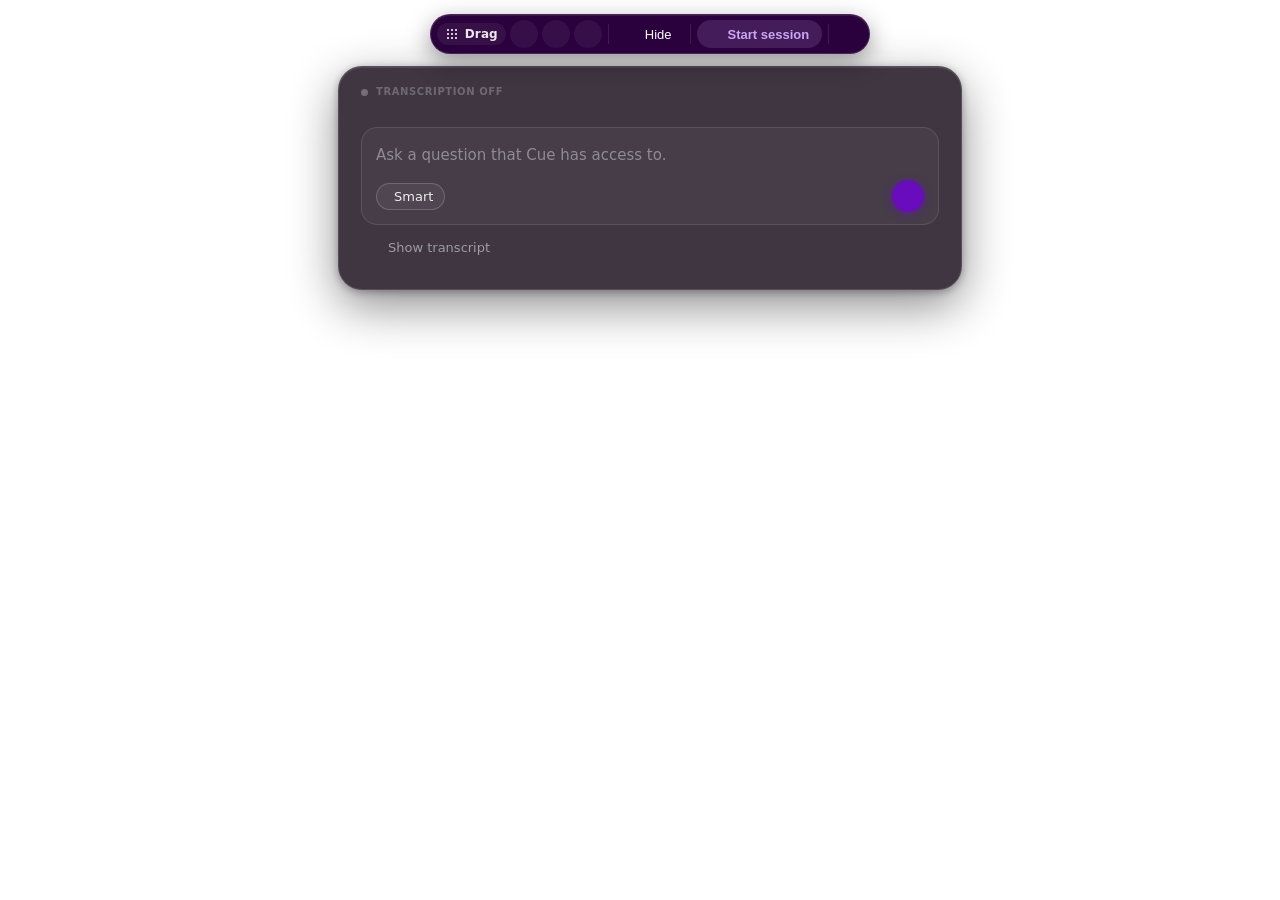
<file: renderer/index.html>
<!doctype html>
<html lang="en">
<head>
  <meta charset="utf-8" />
  <meta http-equiv="Content-Security-Policy" content="default-src 'self'; style-src 'self' 'unsafe-inline'; script-src 'self'; img-src 'self' data:;" />
  <title>cue</title>
  <link rel="stylesheet" href="styles.css" />
</head>
<body>
  <div id="app">
    <!-- Dedicated drag handle / top bar -->
    <div id="toolbar">
      <div class="drag-pill" title="Drag to move window">
        <span class="drag-dots" aria-hidden="true"></span>
        <span class="drag-label">Drag</span>
      </div>
      <button class="tb-logo" id="logo-btn" title="How to use cue" aria-label="How to use cue"></button>
      <button class="tb-settings" id="tb-settings-btn" title="Settings" aria-label="Settings"></button>
      <div class="tb-opacity-wrap">
        <button class="tb-opacity" id="opacity-btn" title="Opacity" aria-label="Opacity" aria-expanded="false">
          <span class="ic"></span>
        </button>
        <div id="opacity-popover" class="opacity-popover hidden">
          <div class="opacity-row">
            <input type="range" id="tb-opacity-slider" min="20" max="100" step="1" value="100" aria-label="Opacity" />
            <span id="tb-opacity-value">100%</span>
          </div>
        </div>
      </div>
      <div class="tb-divider"></div>
      <button class="tb-hide" id="hide-btn" title="Hide" aria-label="Hide"><span class="chev"></span><span class="tb-hide-label">Hide</span></button>
      <div class="tb-divider"></div>
      <button class="tb-stop" id="stop-btn" title="Start session" aria-label="Start session">
        <span class="ic"></span><span class="tb-stop-label">Start session</span>
      </button>
      <div class="tb-divider"></div>
      <button class="tb-quit" id="quit-btn" title="Quit cue" aria-label="Quit cue"></button>
    </div>

    <!-- Main assistant panel -->
    <div id="panel-wrap">
      <div id="panel" class="glass no-drag">
        <div class="panel-status">
          <span id="live-dot" class="off"></span>
          <span id="stt-status" class="stt-status stt-disconnected">Transcription off</span>
        </div>

        <!-- Two-column layout: responses (left) + live transcript sidebar (right) -->
        <div id="panel-columns">

          <!-- Left column: AI responses -->
          <div id="panel-main">
            <div id="messages"></div>

            <div id="action-row" class="hidden">
              <button class="act act-primary" data-mode="say"
                title="Suggests what to say next based on the conversation">
                <span class="ic"></span><span>What should I say?</span>
                <span class="shortcut-hint" id="say-shortcut-hint"></span>
              </button>
              <span class="sep">•</span>
              <button class="act act-secondary" data-mode="assist"
                title="Scans your screen and conversation to decide what you need">
                <span class="ic"></span><span>Smart assist</span>
                <span class="shortcut-hint" id="assist-shortcut-hint"></span>
              </button>
              <span class="sep">•</span>
              <button class="act" data-mode="recap"><span class="ic"></span><span>Recap</span></button>
            </div>

            <div id="composer">
              <div id="input-area">
                <div id="placeholder">Ask a question that Cue has access to.</div>
                <textarea id="input" rows="1" spellcheck="false"></textarea>
              </div>
              <div id="composer-bottom">
                <button id="smart-toggle" class="smart-pill"><span class="ic"></span><span>Smart</span></button>
                <div class="spacer"></div>
                <button id="send-btn" title="Send"></button>
              </div>
            </div>
            <div id="composer-extras">
              <button id="history-btn" class="history-btn" title="Show transcript" aria-label="Show transcript">
                <span class="ic"></span>
                <span class="history-label">Show transcript</span>
              </button>
            </div>
          </div>

        </div><!-- /panel-columns -->
      </div>

      <!-- Transcript history sidebar — slides out from behind the panel's right edge -->
      <div id="transcript-sidebar" class="transcript-sidebar">
        <div class="ts-header">
          <span class="ts-title">Transcript</span>
          <button class="ts-close-btn" id="close-sidebar-btn" title="Close transcript">✕</button>
        </div>
        <div id="ts-list" class="ts-list">
          <div class="ts-placeholder">Start a session to see the transcript here.</div>
        </div>
        <div class="ts-footer">
          <button class="ts-clear-btn" id="clear-transcript-btn" title="Clear the whole transcript">Clear transcript</button>
        </div>
      </div>
    </div>
  </div>

  <!-- Settings -->
  <div id="settings-scrim" class="hidden">
    <div id="settings" class="glass">
      <div class="s-head">
        <div class="s-title">Settings</div>
        <button id="s-close" class="s-close">Done</button>
      </div>

      <!-- Tab bar -->
      <div class="s-tabs">
        <button class="s-tab on" data-tab="keys">🔑 API Keys</button>
        <button class="s-tab" data-tab="transcription">🔉 Audio</button>
        <button class="s-tab" data-tab="style">✨ Style</button>
        <button class="s-tab" data-tab="appearance">🌗 Appearance</button>
      </div>

      <!-- Tab: Keys -->
      <div class="s-body s-tab-pane" data-pane="keys">
        <label class="s-label">Provider</label>
        <div class="s-seg" id="provider-seg">
          <button data-provider="cerebras">Cerebras</button>
          <button data-provider="openai">OpenAI</button>
          <button data-provider="anthropic">Anthropic</button>
          <button data-provider="groq">Groq</button>
          <button data-provider="custom">Custom</button>
        </div>

        <label class="s-label">API keys &amp; URLs <span class="s-hint">stored locally · never sent to any server</span></label>
        <div class="s-field" data-key-for="cerebras"><span>Cerebras</span><input id="key-cerebras" type="password" placeholder="csk-..." autocomplete="off" /></div>
        <div class="s-field" data-key-for="openai"><span>OpenAI</span><input id="key-openai" type="password" placeholder="sk-..." autocomplete="off" /></div>
        <div class="s-field" data-key-for="anthropic"><span>Anthropic</span><input id="key-anthropic" type="password" placeholder="sk-ant-..." autocomplete="off" /></div>
        <div class="s-field" data-key-for="groq"><span>Groq</span><input id="key-groq" type="password" placeholder="gsk_..." autocomplete="off" /></div>
        <div class="s-field" data-key-for="custom"><span>Custom</span><input id="key-custom" type="password" placeholder="optional" autocomplete="off" /></div>

        <div id="custom-endpoint-settings" class="hidden">
          <label class="s-label" for="base-url">Custom endpoint <span class="s-hint">OpenAI-compatible chat API</span></label>
          <div class="s-field"><span>Base URL</span><input id="base-url" type="url" placeholder="http://127.0.0.1:18789/v1" autocomplete="off" spellcheck="false" /></div>
          <div class="s-help">Your Custom key and LLM requests are sent to this URL. To also use it for speech-to-text, pick Custom on the Audio tab — otherwise transcription uses OpenAI or Groq.</div>
        </div>

        <!-- publik API: the packaged-build default. Text and buttons are filled by
             renderPublikBlock() from publik:state so the copy has one source. -->
        <div id="publik-settings" class="publik-card hidden">
          <div class="publik-line" id="publik-status-note">Not connected</div>
          <div class="publik-line warn hidden" id="publik-low-note"></div>
          <div class="s-note" id="publik-cost-note"></div>
          <details class="publik-why" id="publik-why">
            <summary id="publik-why-summary">Why it costs money</summary>
            <div class="s-note" id="publik-why-text"></div>
          </details>
          <div class="s-note" id="publik-data-note"></div>
          <div class="whisper-actions">
            <button id="publik-setup" class="s-action hidden">Set up publik API</button>
            <button id="publik-link" class="s-action primary hidden">Link this computer &amp; pick a plan</button>
            <button id="publik-add-credit" class="s-action hidden">Add a plan or pack</button>
            <button id="publik-reconnect" class="s-action hidden">Reconnect</button>
            <button id="publik-pricing" class="s-action">How pricing works</button>
            <button id="publik-byo" class="s-action">Use my own key instead</button>
            <button id="publik-disconnect" class="s-action danger hidden">Disconnect publik API</button>
          </div>
        </div>

        <label class="s-label">Models <span class="s-hint">fast = Smart off · smart = Smart on</span></label>
        <div class="s-field"><span>Fast</span><input id="model-fast" type="text" autocomplete="off" /></div>
        <div class="s-field"><span>Smart</span><input id="model-smart" type="text" autocomplete="off" /></div>

        <label class="s-label">Assistant access <span class="s-hint">programs allowed to see what cue is doing</span></label>
        <div class="s-callers" id="applink-callers"></div>

        <div class="s-status" id="s-status"></div>
      </div>

      <!-- Tab: Transcription -->
      <div class="s-body s-tab-pane hidden" data-pane="transcription">
        <label class="s-label">Speech-to-text provider</label>
        <div class="s-seg s-seg-wrap" id="stt-provider-seg">
          <button data-stt-provider="auto">Auto</button>
          <button data-stt-provider="local">Local</button>
          <button data-stt-provider="openai">OpenAI</button>
          <button data-stt-provider="custom">Custom</button>
        </div>
        <div class="s-note">Local mode keeps microphone and meeting audio on this computer. It never silently falls back to a cloud transcription provider. If OpenAI is also your chat provider, the key lives on the API Keys tab. Custom sends audio to the Base URL and Custom key set on the API Keys tab (requires both).</div>
        <div id="openai-stt-key-field" class="hidden">
          <label class="s-label">OpenAI API key <span class="s-hint">used for speech-to-text · stored locally</span></label>
          <div class="s-field"><span>OpenAI</span><input id="key-openai-stt" type="password" placeholder="sk-..." autocomplete="off" /></div>
        </div>

        <label class="s-label">Meeting audio <span class="s-hint">transcribe the other side of a call</span></label>
        <div class="s-seg" id="meeting-audio-seg">
          <button data-meeting-audio="off">Off</button>
          <button data-meeting-audio="on">On</button>
        </div>
        <div class="s-note" id="meeting-audio-note"></div>

        <div class="whisper-card">
          <div class="whisper-runtime-row">
            <span class="s-label">whisper.cpp runtime</span>
            <span id="whisper-runtime-status" class="whisper-badge">Checking…</span>
          </div>

          <label class="s-label" for="whisper-model">Local model</label>
          <select id="whisper-model" class="s-select"></select>
          <div id="whisper-model-detail" class="s-note"></div>

          <div id="whisper-progress-wrap" class="whisper-progress-wrap hidden">
            <progress id="whisper-progress" max="100" value="0"></progress>
            <span id="whisper-progress-label">0%</span>
          </div>

          <div class="whisper-actions">
            <button id="whisper-download" class="s-action">Download</button>
            <button id="whisper-cancel" class="s-action hidden">Cancel</button>
            <button id="whisper-import" class="s-action">Import…</button>
            <button id="whisper-delete" class="s-action danger" disabled>Delete</button>
          </div>

          <div class="s-field">
            <span>Language</span>
            <select id="whisper-language" class="s-select compact">
              <option value="auto">Auto-detect</option>
              <option value="en">English</option>
            </select>
          </div>
          <div class="s-field">
            <span>CPU threads</span>
            <input id="whisper-threads" type="number" min="0" max="64" step="1" value="0" />
          </div>
          <div class="s-note">Use 0 for whisper.cpp's default. English-only models always use English regardless of the language setting.</div>
        </div>

        <div class="s-status" id="whisper-status"></div>
      </div>

      <!-- Tab: Style -->
      <div class="s-body s-tab-pane hidden" data-pane="style">
        <label class="s-label">AI rules <span class="s-hint">how the AI should write its responses</span></label>
        <textarea id="ai-rules" rows="10" spellcheck="false" maxlength="2000" placeholder="e.g.
- Never use em-dashes.
- Reply in 2-3 short bullet points.
- Use a casual, first-person tone.
- Avoid jargon; explain technical terms.
- Don&#39;t start with &quot;I&quot;.
"></textarea>
        <div class="s-counter"><span id="ai-rules-count">0</span> / 2000</div>
        <div class="s-hint-block">
          These rules tell cue <strong>how</strong> to write, not <strong>what</strong> to say. Use one imperative sentence per line (e.g. <em>Never use em-dashes.</em>). They apply to every mode. Stored locally; never sent anywhere except the AI provider when cue answers a question.
        </div>
      </div>

      <!-- Tab: Appearance -->
      <div class="s-body s-tab-pane hidden" data-pane="appearance">
        <label class="s-label" for="s-opacity-slider">Opacity <span class="s-hint">how see-through the overlay is</span></label>
        <div class="s-opacity-row">
          <input type="range" id="s-opacity-slider" min="20" max="100" step="1" value="100" />
          <span id="s-opacity-value">100%</span>
        </div>
      </div>


    </div>
  </div>

  <!-- First-run tutorial / walkthrough -->
  <div id="onboard-scrim" class="hidden">
    <div id="onboard" class="glass">
      <div class="ob-dots" id="ob-dots"></div>
      <div class="ob-icon" id="ob-icon"></div>
      <div class="ob-title" id="ob-title"></div>
      <div class="ob-body" id="ob-body"></div>
      <div class="ob-buttons" id="ob-buttons"></div>
      <div class="ob-actions">
        <button id="ob-skip" class="ob-ghost">Skip</button>
        <div class="spacer"></div>
        <button id="ob-back" class="ob-ghost">Back</button>
        <button id="ob-next" class="ob-primary">Next</button>
      </div>
    </div>
  </div>

  <!-- Assistant access request. Shown in-window rather than as a native dialog:
       cue hides its dock icon, so an OS panel never comes forward and cannot be
       clicked. -->
  <div id="consent-scrim" class="hidden">
    <div id="consent" class="glass">
      <div class="cs-title" id="cs-title"></div>
      <div class="cs-body" id="cs-body"></div>
      <div class="cs-actions">
        <button id="cs-deny" class="ob-ghost">Don’t allow</button>
        <button id="cs-allow" class="ob-primary">Allow</button>
      </div>
    </div>
  </div>

  <script src="icons.js"></script>
  <script src="renderer.js"></script>
</body>
</html>
</file>
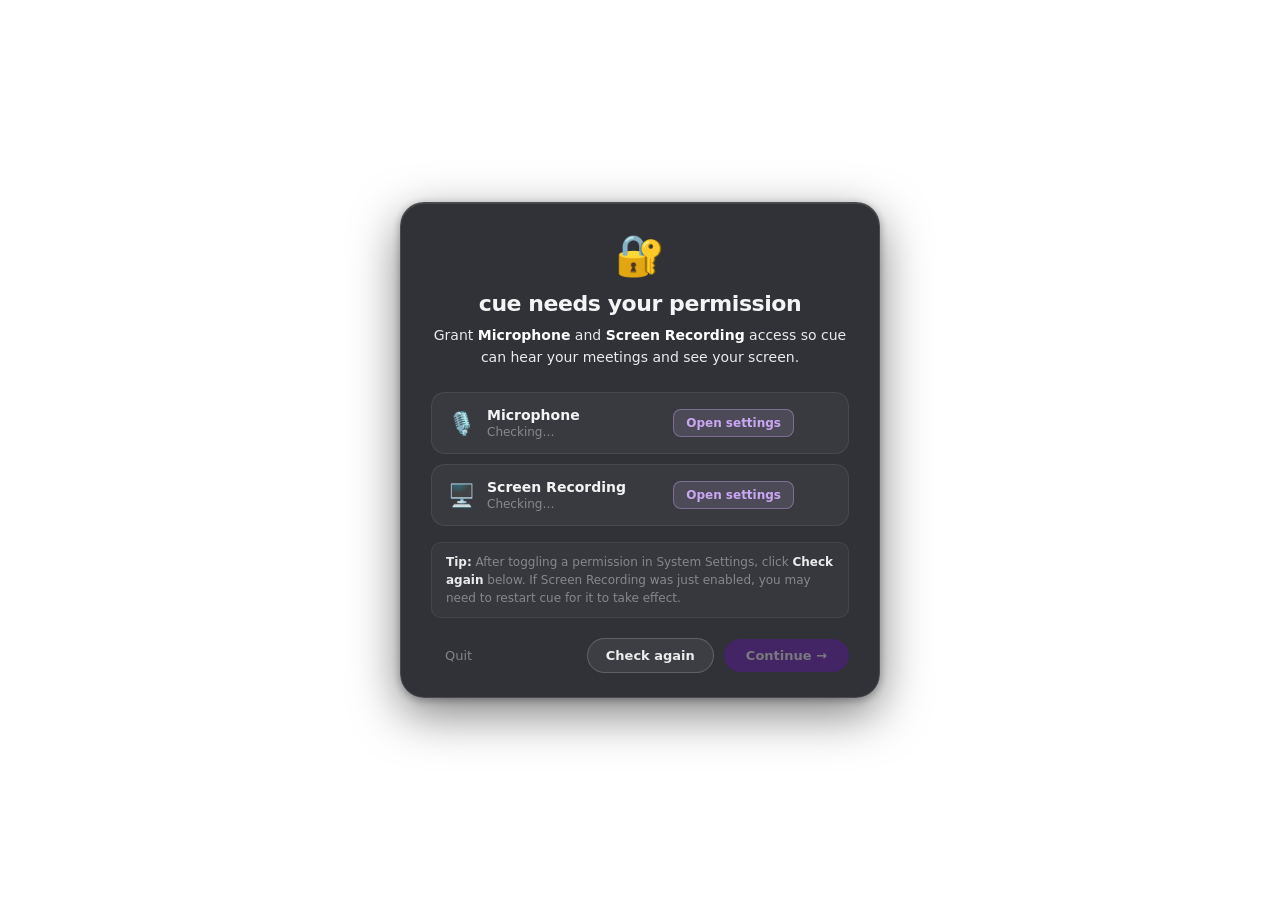
<file: renderer/permissions.html>
<!doctype html>
<html lang="en">
<head>
  <meta charset="utf-8" />
  <meta http-equiv="Content-Security-Policy" content="default-src 'self'; style-src 'self' 'unsafe-inline'; script-src 'self' 'unsafe-inline'; img-src 'self' data:;" />
  <title>cue — Permissions</title>
  <style>
    :root {
      --accent: #680CBD;
      --accent-hi: #7A22D1;
      --tx-1: rgba(255,255,255,0.95);
      --tx-2: rgba(255,255,255,0.90);
      --tx-mut: rgba(255,255,255,0.40);
      --font: -apple-system, 'SF Pro Text', 'SF Pro Display', system-ui, 'Segoe UI', sans-serif;
    }
    * { box-sizing: border-box; margin: 0; padding: 0; }
    html, body {
      height: 100%;
      background: transparent;
      font-family: var(--font);
      -webkit-font-smoothing: antialiased;
      overflow: hidden;
      cursor: default;
      -webkit-user-select: none;
      user-select: none;
    }
    #perm-root {
      height: 100%;
      display: flex;
      align-items: center;
      justify-content: center;
    }
    .perm-card {
      width: 100%;
      max-width: 480px;
      background: rgba(20,22,28,0.88);
      -webkit-backdrop-filter: blur(40px) saturate(180%);
      backdrop-filter: blur(40px) saturate(180%);
      border: 1px solid rgba(255,255,255,0.12);
      border-radius: 24px;
      box-shadow: 0 16px 48px rgba(0,0,0,0.50), 0 2px 8px rgba(0,0,0,0.30), inset 0 1px 0 rgba(255,255,255,0.10);
      padding: 32px 30px 24px;
      text-align: center;
      -webkit-app-region: drag;
    }
    .no-drag { -webkit-app-region: no-drag; }

    .perm-icon { font-size: 40px; line-height: 1; margin-bottom: 16px; }
    .perm-title { font-size: 22px; font-weight: 700; color: var(--tx-1); letter-spacing: -0.02em; margin-bottom: 8px; }
    .perm-desc { font-size: 14px; line-height: 1.6; color: var(--tx-2); margin-bottom: 24px; text-align: center; }
    .perm-desc strong { color: #fff; }

    /* Permission rows */
    .perm-row {
      display: flex;
      align-items: center;
      gap: 12px;
      padding: 14px 16px;
      border-radius: 14px;
      background: rgba(255,255,255,0.04);
      border: 1px solid rgba(255,255,255,0.08);
      margin-bottom: 10px;
      text-align: left;
      transition: border-color 200ms ease, background 200ms ease;
    }
    .perm-row.granted {
      border-color: rgba(34,197,94,0.35);
      background: rgba(34,197,94,0.06);
    }
    .perm-row.denied {
      border-color: rgba(255,100,70,0.30);
      background: rgba(255,100,70,0.05);
    }
    .perm-emoji { font-size: 22px; flex-shrink: 0; }
    .perm-info { flex: 1; min-width: 0; }
    .perm-name { font-size: 14px; font-weight: 600; color: var(--tx-1); }
    .perm-status { font-size: 12px; color: var(--tx-mut); margin-top: 2px; }
    .perm-status.ok { color: #4ade80; }
    .perm-status.bad { color: #fca5a5; }
    .perm-badge {
      flex-shrink: 0;
      width: 26px; height: 26px;
      border-radius: 50%;
      display: grid; place-items: center;
      font-size: 14px;
    }
    .perm-badge.ok { background: rgba(34,197,94,0.18); }
    .perm-badge.bad { background: rgba(255,100,70,0.15); }
    .perm-open-btn {
      flex-shrink: 0;
      padding: 6px 12px;
      border-radius: 8px;
      border: 1px solid rgba(201,167,242,0.40);
      background: rgba(201,167,242,0.14);
      color: #C9A7F2;
      font-size: 12px;
      font-weight: 600;
      cursor: pointer;
      font-family: var(--font);
      transition: all 140ms ease;
    }
    .perm-open-btn:hover { background: rgba(201,167,242,0.24); }
    .perm-open-btn.hidden { display: none; }

    /* Note */
    .perm-note {
      font-size: 12px;
      line-height: 1.5;
      color: var(--tx-mut);
      text-align: left;
      margin: 16px 0 4px;
      padding: 10px 14px;
      border-radius: 10px;
      background: rgba(255,255,255,0.03);
      border: 1px solid rgba(255,255,255,0.06);
    }
    .perm-note strong { color: var(--tx-2); font-weight: 600; }

    /* Actions */
    .perm-actions {
      display: flex;
      align-items: center;
      gap: 10px;
      margin-top: 20px;
    }
    .perm-ghost {
      border: none;
      background: transparent;
      color: var(--tx-mut);
      font-size: 13px;
      font-weight: 500;
      cursor: pointer;
      padding: 9px 14px;
      border-radius: 8px;
      font-family: var(--font);
      transition: all 140ms ease;
    }
    .perm-ghost:hover { color: #fff; background: rgba(255,255,255,0.06); }
    .spacer { flex: 1; }
    .perm-check-btn {
      padding: 9px 18px;
      border-radius: 999px;
      border: 1px solid rgba(255,255,255,0.18);
      background: rgba(255,255,255,0.06);
      color: var(--tx-2);
      font-size: 13px;
      font-weight: 600;
      cursor: pointer;
      font-family: var(--font);
      transition: all 160ms ease;
    }
    .perm-check-btn:hover { background: rgba(255,255,255,0.10); color: #fff; }
    .perm-check-btn.checking { opacity: 0.5; pointer-events: none; }
    .perm-continue-btn {
      padding: 9px 22px;
      border-radius: 999px;
      border: none;
      background: var(--accent);
      color: #fff;
      font-size: 13px;
      font-weight: 600;
      cursor: pointer;
      font-family: var(--font);
      box-shadow: 0 2px 8px rgba(104,12,189,0.55);
      transition: all 160ms ease;
    }
    .perm-continue-btn:hover { filter: brightness(1.08); transform: scale(1.02); }
    .perm-continue-btn:disabled {
      opacity: 0.35;
      pointer-events: none;
      box-shadow: none;
      filter: none;
      transform: none;
    }

    /* Animations */
    @keyframes fadeIn {
      from { opacity: 0; transform: translateY(-6px) scale(0.98); }
      to { opacity: 1; transform: none; }
    }
    .perm-card { animation: fadeIn 280ms cubic-bezier(0.22,1,0.36,1); }
  </style>
</head>
<body>
  <div id="perm-root">
    <div class="perm-card">
      <div class="perm-icon">🔐</div>
      <div class="perm-title">cue needs your permission</div>
      <div class="perm-desc">
        Grant <strong>Microphone</strong> and <strong>Screen Recording</strong> access so cue can hear your meetings and see your screen.
      </div>

      <!-- Microphone -->
      <div class="perm-row no-drag" id="row-mic">
        <span class="perm-emoji">🎙️</span>
        <div class="perm-info">
          <div class="perm-name">Microphone</div>
          <div class="perm-status" id="status-mic">Checking…</div>
        </div>
        <button class="perm-open-btn no-drag" id="btn-mic">Open settings</button>
        <span class="perm-badge" id="badge-mic"></span>
      </div>

      <!-- Screen Recording -->
      <div class="perm-row no-drag" id="row-screen">
        <span class="perm-emoji">🖥️</span>
        <div class="perm-info">
          <div class="perm-name">Screen Recording</div>
          <div class="perm-status" id="status-screen">Checking…</div>
        </div>
        <button class="perm-open-btn no-drag" id="btn-screen">Open settings</button>
        <span class="perm-badge" id="badge-screen"></span>
      </div>

      <div class="perm-note">
        <strong>Tip:</strong> After toggling a permission in System Settings, click <strong>Check again</strong> below.
        If Screen Recording was just enabled, you may need to restart cue for it to take effect.
      </div>

      <div class="perm-actions no-drag">
        <button class="perm-ghost" id="quit-btn">Quit</button>
        <div class="spacer"></div>
        <button class="perm-check-btn" id="check-btn">Check again</button>
        <button class="perm-continue-btn" id="continue-btn" disabled>Continue →</button>
      </div>
    </div>
  </div>

  <script>
    (function () {
      const cue = window.cue;

      const statusMic = document.getElementById('status-mic');
      const statusScreen = document.getElementById('status-screen');
      const rowMic = document.getElementById('row-mic');
      const rowScreen = document.getElementById('row-screen');
      const badgeMic = document.getElementById('badge-mic');
      const badgeScreen = document.getElementById('badge-screen');
      const btnMic = document.getElementById('btn-mic');
      const btnScreen = document.getElementById('btn-screen');
      const checkBtn = document.getElementById('check-btn');
      const continueBtn = document.getElementById('continue-btn');
      const quitBtn = document.getElementById('quit-btn');

      function updateUI(status) {
        const micOk = status.mic === 'granted';
        const screenOk = status.screen === 'granted';

        // Mic
        rowMic.className = 'perm-row no-drag ' + (micOk ? 'granted' : 'denied');
        statusMic.textContent = micOk ? 'Granted' : (status.mic === 'not-determined' ? 'Not yet requested' : 'Not granted — open Settings to allow');
        statusMic.className = 'perm-status ' + (micOk ? 'ok' : 'bad');
        badgeMic.textContent = micOk ? '✓' : '✗';
        badgeMic.className = 'perm-badge ' + (micOk ? 'ok' : 'bad');
        btnMic.classList.toggle('hidden', micOk);

        // Screen
        rowScreen.className = 'perm-row no-drag ' + (screenOk ? 'granted' : 'denied');
        statusScreen.textContent = screenOk ? 'Granted' : (status.screen === 'not-determined' ? 'Not yet requested' : 'Not granted — open Settings to allow');
        statusScreen.className = 'perm-status ' + (screenOk ? 'ok' : 'bad');
        badgeScreen.textContent = screenOk ? '✓' : '✗';
        badgeScreen.className = 'perm-badge ' + (screenOk ? 'ok' : 'bad');
        btnScreen.classList.toggle('hidden', screenOk);

        // Continue
        continueBtn.disabled = !(micOk && screenOk);
      }

      async function checkPermissions() {
        checkBtn.classList.add('checking');
        checkBtn.textContent = 'Checking…';
        try {
          const status = await cue.permissionsCheck();
          updateUI(status);
        } catch (e) {
          cue.log('permissions check error: ' + e);
        } finally {
          checkBtn.classList.remove('checking');
          checkBtn.textContent = 'Check again';
        }
      }

      // Open settings buttons — deep-link to the OS privacy pane. macOS uses the
      // x-apple.systempreferences: scheme; Windows has its own ms-settings: URIs
      // (opened the same way, via shell.openExternal in main). Windows has no
      // per-app "Screen Recording" privacy pane the way macOS does, so that
      // button lands on the general Privacy & security page instead.
      const isWin = cue.platform === 'win32';
      btnMic.addEventListener('click', () => {
        cue.openPane(isWin
          ? 'ms-settings:privacy-microphone'
          : 'x-apple.systempreferences:com.apple.preference.security?Privacy_Microphone');
      });
      btnScreen.addEventListener('click', () => {
        cue.openPane(isWin
          ? 'ms-settings:privacy'
          : 'x-apple.systempreferences:com.apple.preference.security?Privacy_ScreenCapture');
      });

      // Check again
      checkBtn.addEventListener('click', checkPermissions);

      // Continue — close permission window and launch the real app
      continueBtn.addEventListener('click', () => {
        cue.permissionsContinue();
      });

      // Quit
      quitBtn.addEventListener('click', () => cue.quit());

      // Initial check on page load
      checkPermissions();
    })();
  </script>
</body>
</html>
</file>
<file: renderer/styles.css>
/* cue — glassmorphism overlay. Tokens reconstructed from the Cluely screenshot. */

:root {
  --main-w: 700px;                       /* matches MAIN_W in main.js */
  --side-w: 300px;                       /* matches SIDE_W in main.js */
  --bg: #2b013d;
  --panel-bg: #3f3642;
  --miter-purple: #680CBD;
  --accent: var(--miter-purple);         /* solid fills: primary buttons, send, user bubble */
  --accent-hi: #7A22D1;
  --accent-rgb: 104,12,189;
  --accent-soft: #C9A7F2;                /* text, borders and tints on the dark surfaces */
  --accent-soft-rgb: 201,167,242;
  --danger: #fca5a5;
  --danger-rgb: 252,165,165;
  --live: #22C55E;

  --tx-1: rgba(255,255,255,0.95);
  --tx-2: rgba(255,255,255,0.90);
  --tx-mut: rgba(255,255,255,0.40);
  --ic: rgba(255,255,255,0.85);

  --bd-hair: rgba(255,255,255,0.12);
  --bd-strong: rgba(255,255,255,0.20);
  --fill-1: rgba(255,255,255,0.04);
  --fill-2: rgba(255,255,255,0.06);

  --r-panel: 24px;
  --r-16: 16px;
  --r-8: 8px;
  --r-pill: 999px;
  --r-keycap: 6px;

  --font: -apple-system, 'SF Pro Text', 'SF Pro Display', system-ui, 'Segoe UI', sans-serif;
  --mono: 'SF Mono', ui-monospace, 'JetBrains Mono', Menlo, monospace;
}

* { box-sizing: border-box; }

html, body {
  margin: 0;
  height: 100%;
  background: transparent;               /* Electron transparent window */
  font-family: var(--font);
  -webkit-font-smoothing: antialiased;
  overflow: hidden;
  cursor: default;
  -webkit-user-select: none;
  user-select: none;
}

/* ============================ Layout ============================ */
/* Transparent window: no in-page background. You see your real screen behind the panel.
   Empty areas are made click-through from the renderer so they don't block your screen. */
#app {
  position: relative;
  z-index: 2;
  width: var(--main-w);                  /* the strips either side are room for the history sidebar */
  margin-left: var(--side-w);
  height: 100%;
  display: flex;
  flex-direction: column;
  align-items: center;
  padding-top: 14px;
  pointer-events: none;                  /* only the actual UI blocks; gaps pass through */
}
/* Opacity fades the panel (with its history sidebar and toast) but never the toolbar or
   dialogs, so the controls for turning it back up stay findable. */
#panel-wrap { opacity: var(--cue-opacity, 1); }
#toolbar, #panel-wrap, #settings-scrim, #onboard-scrim, #consent-scrim { pointer-events: auto; }

/* ============================ Toolbar pill ============================ */
#toolbar {
  position: relative;
  z-index: 50;
  display: inline-flex;
  align-items: center;
  gap: 4px;
  padding: 5px 6px;
  border-radius: var(--r-pill);
  background: var(--bg);
  border: 1px solid rgba(255,255,255,0.14);
  box-shadow: 0 8px 24px rgba(0,0,0,0.40), inset 0 1px 0 rgba(255,255,255,0.08);
  backdrop-filter: blur(24px) saturate(160%);
  -webkit-backdrop-filter: blur(24px) saturate(160%);
}
#toolbar { cursor: grab; }              /* the renderer moves the window on a press here */
#toolbar.dragging, #toolbar.dragging * { cursor: grabbing; }
.drag-pill {
  display: inline-flex; align-items: center; gap: 6px;
  padding: 4px 8px; border-radius: var(--r-pill);
  background: rgba(255,255,255,0.06);
  color: rgba(255,255,255,0.8);
  font-size: 12px; font-weight: 600; letter-spacing: 0.01em;
  cursor: grab;
}
.drag-pill:hover { background: rgba(255,255,255,0.10); }
.drag-dots {
  width: 14px; height: 10px;
  display: inline-block;
  background-image: radial-gradient(circle, rgba(255,255,255,0.9) 1.2px, transparent 1.3px);
  background-size: 4px 4px;
  background-position: center;
  opacity: 0.85;
}
.drag-label { color: rgba(255,255,255,0.9); }
.tb-divider { width: 1px; height: 20px; background: rgba(255,255,255,0.10); margin: 0 2px; }
#toolbar button { border: none; background: transparent; color: #fff; cursor: pointer; display: inline-flex; align-items: center; justify-content: center; transition: background 140ms ease, transform 140ms ease; }
.tb-logo, .tb-settings { width: 28px; height: 28px; border-radius: 50%; background: rgba(255,255,255,0.06) !important; }
.tb-logo:hover, .tb-settings:hover { background: rgba(255,255,255,0.12) !important; }
.tb-hide { gap: 6px; padding: 5px 12px 5px 10px; border-radius: var(--r-pill); font-size: 13px; font-weight: 500; }
.tb-hide:hover { background: rgba(255,255,255,0.08); }
.tb-hide .chev { width: 14px; height: 14px; display: inline-flex; color: rgba(255,255,255,0.9); }
.tb-hide.collapsed .chev { transform: rotate(180deg); }
.tb-opacity-wrap { position: relative; display: inline-flex; }
.tb-opacity { width: 28px; height: 28px; padding: 0; border-radius: 50%; }
.tb-opacity .ic { width: 15px; height: 15px; display: inline-flex; }
#toolbar .tb-opacity { background: rgba(255,255,255,0.06); }   /* matches the help and settings circles beside it */
#toolbar .tb-opacity:hover { background: rgba(255,255,255,0.12); }
#toolbar .tb-opacity.on { background: rgba(255,255,255,0.16); }
.opacity-popover {
  position: absolute; top: calc(100% + 10px); left: 50%; translate: -50% 0; z-index: 60;
  display: flex; align-items: center;
  padding: 6px 12px;
  background: var(--bg);
  border: 1px solid rgba(255,255,255,0.14);
  border-radius: var(--r-pill);
  box-shadow: 0 8px 24px rgba(0,0,0,0.40);
}
.opacity-popover.hidden { display: none; }
.opacity-row { display: flex; align-items: center; gap: 10px; }
.opacity-popover input[type="range"], .s-opacity-row input[type="range"] {
  flex: 1; min-width: 120px; accent-color: var(--accent-soft); cursor: pointer;
}
.opacity-popover span, .s-opacity-row span {
  min-width: 36px; color: rgba(255,255,255,0.75); font-size: 12px; font-weight: 600; text-align: right;
}
.s-opacity-row { display: flex; align-items: center; gap: 12px; }
/* The main action: the one tinted button in the toolbar to start, a red outline to end. */
#toolbar .tb-stop { gap: 6px; height: 28px; padding: 0 13px 0 11px; border-radius: var(--r-pill); font-size: 13px; font-weight: 600; color: var(--accent-soft); background: rgba(var(--accent-soft-rgb),0.16); }
.tb-stop .ic { width: 14px; height: 14px; display: inline-flex; }
#toolbar .tb-stop:hover { background: rgba(var(--accent-soft-rgb),0.26); color: #fff; }
#toolbar .tb-stop.active { color: var(--danger); background: transparent; box-shadow: inset 0 0 0 1px rgba(var(--danger-rgb),0.5); }
#toolbar .tb-stop.active:hover { background: rgba(var(--danger-rgb),0.12); }
.tb-quit { width: 28px; height: 28px; border-radius: var(--r-8); color: rgba(255,255,255,0.50); }
.tb-quit:hover { background: rgba(255,68,68,0.18); color: var(--danger); }

/* ============================ Mic permission banner ============================ */
#mic-perm-banner {
  display: none;
  margin: 8px 0 2px;
  padding: 12px 14px;
  border-radius: 12px;
  background: rgba(255,170,50,0.12);
  border: 1px solid rgba(255,170,50,0.30);
  animation: fadeUp 200ms ease both;
}
#mic-perm-banner.show { display: block; }
.mic-perm-text {
  color: #fde2a8;
  font-size: 13px;
  line-height: 1.5;
  -webkit-user-select: text; user-select: text;
}
.mic-perm-text strong { color: #ffe0a0; }
.mic-perm-actions {
  display: flex;
  gap: 8px;
  margin-top: 10px;
}
.mic-perm-actions button {
  padding: 7px 14px;
  border-radius: 8px;
  border: 1px solid rgba(255,170,50,0.40);
  background: rgba(255,170,50,0.14);
  color: #fde2a8;
  font-size: 12.5px;
  font-weight: 600;
  cursor: pointer;
  font-family: var(--font);
  transition: all 140ms ease;
}
.mic-perm-actions button:hover { background: rgba(255,170,50,0.24); }
.mic-perm-actions button.dismiss {
  border-color: rgba(255,255,255,0.14);
  background: rgba(255,255,255,0.06);
  color: var(--tx-mut);
}
.mic-perm-actions button.dismiss:hover { background: rgba(255,255,255,0.10); color: var(--tx-2); }

/* ============================ Panel ============================ */
#panel-wrap { position: relative; margin-top: 12px; width: 624px; }
button:focus { outline: none; }
#live-dot {
  flex: none;
  width: 7px; height: 7px; border-radius: 50%;
  background: var(--live);
  box-shadow: 0 0 0 3px rgba(34,197,94,0.25), 0 0 8px rgba(34,197,94,0.6);
  animation: pulse 2s infinite;
}
#live-dot.off { background: rgba(255,255,255,0.28); box-shadow: none; animation: none; }

.glass {
  background: var(--panel-bg);
  -webkit-backdrop-filter: blur(40px) saturate(180%);
  backdrop-filter: blur(40px) saturate(180%);
  border: 1px solid var(--bd-hair);
  border-radius: var(--r-panel);
  box-shadow: 0 16px 48px rgba(0,0,0,0.45), 0 2px 8px rgba(0,0,0,0.30), inset 0 1px 0 rgba(255,255,255,0.10);
}
#panel { position: relative; z-index: 1; padding: 20px 22px; animation: overlayIn 260ms cubic-bezier(0.22,1,0.36,1); }
#panel-wrap.collapsed { display: none; } /* hides the panel with its status label, live dot, sidebar and toast */

/* ============================ Messages ============================ */
#messages { display: flex; flex-direction: column; overflow-y: auto; max-height: 50vh; }
.empty-state {
  display: flex; flex-direction: row; align-items: center; gap: 10px;
  padding: 4px 2px 14px;
  animation: emptyIn 420ms cubic-bezier(0.22,1,0.36,1) both;
}
.empty-copy { min-width: 0; display: flex; flex-direction: column; gap: 6px; }
.empty-mark {
  flex: 0 0 auto;
  width: 28px; height: 28px; border-radius: 9px;
  display: grid; place-items: center;
  color: rgba(255,255,255,0.82);
  background: rgba(255,255,255,0.06);
  border: 1px solid rgba(255,255,255,0.10);
  animation: emptyNudge 2.6s ease-in-out infinite;
}
.empty-state:not(.empty-listening) .empty-mark svg {
  animation: emptyPlay 2.6s ease-in-out infinite;
}
.empty-listening { align-items: flex-start; }
.empty-listening .empty-mark {
  margin-top: 1px;
  color: #86efac;
  background: rgba(34,197,94,0.10);
  border-color: rgba(34,197,94,0.24);
  animation: emptyGlow 1.8s ease-in-out infinite;
}
.empty-listening .empty-mark svg path {
  transform-box: fill-box;
  transform-origin: center bottom;
  animation: emptyEq 1s ease-in-out infinite;
}
.empty-listening .empty-mark svg path:nth-child(1) { animation-delay: 0s; }
.empty-listening .empty-mark svg path:nth-child(2) { animation-delay: 0.12s; }
.empty-listening .empty-mark svg path:nth-child(3) { animation-delay: 0.24s; }
.empty-listening .empty-mark svg path:nth-child(4) { animation-delay: 0.08s; }
.empty-listening .empty-mark svg path:nth-child(5) { animation-delay: 0.2s; }
.empty-listening .empty-mark svg path:nth-child(6) { animation-delay: 0.32s; }
.empty-title {
  margin: 0;
  color: var(--tx-1);
  font-size: 15.5px; font-weight: 500; line-height: 1.4; letter-spacing: -0.015em;
}
.empty-title strong {
  font-weight: 650;
  background: linear-gradient(90deg, #fff 0%, var(--accent-soft) 35%, #fff 70%);
  background-size: 220% 100%;
  -webkit-background-clip: text; background-clip: text;
  color: transparent;
  animation: emptyShimmer 3s ease-in-out infinite;
}
.empty-body {
  margin: 0;
  color: var(--tx-2);
  font-size: 13.5px; font-weight: 400; line-height: 2;
  animation: emptyIn 520ms 80ms cubic-bezier(0.22,1,0.36,1) both;
}
.empty-chip {
  display: inline-flex; align-items: center; gap: 5px; vertical-align: -2px;
  padding: 2px 8px 2px 6px; margin: 0 1px;
  border-radius: var(--r-pill);
  background: rgba(255,255,255,0.07);
  border: 1px solid rgba(255,255,255,0.12);
  color: #fff; font-size: 13px; font-weight: 560; white-space: nowrap;
  animation: emptyChip 2.8s ease-in-out infinite;
}
.empty-chip:nth-of-type(2) { animation-delay: 0.35s; }
.empty-chip .ic { display: inline-flex; width: 13px; height: 13px; color: rgba(255,255,255,0.85); }
@keyframes emptyIn {
  from { opacity: 0; transform: translateY(6px); }
  to { opacity: 1; transform: none; }
}
@keyframes emptyNudge {
  0%, 100% { transform: translateY(0); }
  45% { transform: translateY(-2px); }
}
@keyframes emptyPlay {
  0%, 100% { transform: scale(1) rotate(0deg); }
  42% { transform: scale(1.08) rotate(-8deg); }
  58% { transform: scale(1.04) rotate(5deg); }
}
@keyframes emptyGlow {
  0%, 100% { box-shadow: 0 0 0 0 rgba(34,197,94,0.0); }
  50% { box-shadow: 0 0 0 5px rgba(34,197,94,0.12); }
}
@keyframes emptyEq {
  0%, 100% { transform: scaleY(0.45); }
  50% { transform: scaleY(1); }
}
@keyframes emptyShimmer {
  0%, 100% { background-position: 100% 50%; }
  50% { background-position: 0% 50%; }
}
@keyframes emptyChip {
  0%, 100% { transform: translateY(0); }
  50% { transform: translateY(-1px); }
}
.user-bubble {
  align-self: flex-end;
  max-width: 75%;
  background: var(--accent);
  color: #fff;
  border-radius: 16px 16px 4px 16px;
  padding: 9px 14px;
  font-size: 15px; font-weight: 500; line-height: 1.35;
  box-shadow: 0 2px 8px rgba(var(--accent-rgb),0.45);
  animation: fadeUp 200ms ease both;
}
.ai-text {
  color: var(--tx-1);
  font-size: 20px; font-weight: 400; line-height: 1.5; letter-spacing: -0.01em;
  text-align: left; margin: 14px 0 2px;
  -webkit-user-select: text; user-select: text;
}
.ai-text.small { font-size: 16px; line-height: 1.55; }
.ai-text .w { display: inline; opacity: 0; animation: fadeUp 180ms ease forwards; }
.ai-text ul { margin: 8px 0; padding-left: 20px; }
.ai-text li { margin: 4px 0; }
.ai-text pre {
  background: rgba(0,0,0,0.35);
  border: 1px solid rgba(255,255,255,0.08);
  border-radius: 10px;
  padding: 12px 14px;
  overflow-x: auto;
  font-family: var(--mono);
  font-size: 13px; line-height: 1.5;
  margin: 12px 0;
}
.ai-text code { font-family: var(--mono); font-size: 0.92em; }
.ai-text p code { background: rgba(255,255,255,0.10); padding: 1px 5px; border-radius: 5px; }
.ai-caret { display:inline-block; width:7px; height:1.05em; vertical-align:-2px; background: var(--accent-soft); border-radius:1px; animation: blink 1s step-end infinite; margin-left: 2px; }
.status-line { color: var(--tx-mut); font-size: 13px; margin: 10px 0 2px; }
#cue-status { display: none; margin: 8px 0 2px; padding: 8px 12px; border-radius: 10px;
  background: rgba(var(--accent-soft-rgb),0.12); border: 1px solid rgba(var(--accent-soft-rgb),0.30);
  color: var(--accent-soft); font-size: 12.5px; line-height: 1.45; -webkit-user-select: text; user-select: text; }
#cue-status.show { display: block; animation: fadeUp 200ms ease both; }

/* Interim / live transcript */
.interim-transcript {
  display: none; margin: 6px 0 2px; padding: 6px 12px; border-radius: 8px;
  background: rgba(34,197,94,0.08); border: 1px solid rgba(34,197,94,0.20);
  color: rgba(255,255,255,0.7); font-size: 13px; line-height: 1.4;
  font-style: italic; transition: opacity 200ms ease;
  -webkit-user-select: text; user-select: text;
}
.interim-transcript.show { display: block; animation: fadeUp 150ms ease both; }

/* VAD speaking indicator on live dot */
#live-dot.speaking {
  background: #22ff7a;
  box-shadow: 0 0 0 4px rgba(34,255,122,0.30), 0 0 16px rgba(34,255,122,0.7);
  animation: speakPulse 0.6s infinite;
}
@keyframes speakPulse {
  0%, 100% { transform: scale(1); }
  50% { transform: scale(1.3); }
}

/* ============================ Action row ============================ */
#action-row {
  display: flex; align-items: center; flex-wrap: nowrap; gap: 4px;
  margin-top: 6px; white-space: nowrap;
}
.act {
  display: inline-flex; align-items: center; gap: 6px;
  border: none; background: transparent; cursor: pointer;
  color: var(--tx-2); font-size: 14px; font-weight: 500; font-family: var(--font);
  padding: 5px 7px; border-radius: 8px;
  transition: background 140ms ease, color 140ms ease;
}
.act .ic { display: inline-flex; color: var(--ic); }
.act:hover { color: #fff; background: rgba(255,255,255,0.06); }
.act:active { transform: translateY(0.5px); }
.act:disabled { opacity: 0.5; cursor: default; }
.sep { color: rgba(255,255,255,0.35); font-size: 14px; margin: 0 2px; }
.act-primary {
  font-size: 15px; font-weight: 600; padding: 6px 12px;
  background: rgba(var(--accent-soft-rgb),0.14); border: 1px solid rgba(var(--accent-soft-rgb),0.30);
  color: var(--accent-soft); border-radius: 10px;
}
.act-primary:hover { background: rgba(var(--accent-soft-rgb),0.22); color: #fff; }
.act-secondary { font-size: 13px; font-weight: 500; padding: 5px 9px;
  border: 1px solid rgba(255,255,255,0.14); border-radius: 8px; }
.act-secondary:hover { background: rgba(255,255,255,0.07); }
.shortcut-hint { font-size: 10.5px; font-weight: 500; color: var(--tx-mut); margin-left: 4px; }

/* FIX #4: Visual indication that listening is active in input box */
#composer.listening {
  border-color: rgba(34,197,94,0.25);
}
#composer.listening::before {
  content: '';
  position: absolute;
  top: 8px;
  right: 8px;
  width: 6px;
  height: 6px;
  border-radius: 50%;
  background: var(--live);
  animation: pulse 2s infinite;
  pointer-events: none;
}

/* FIX #9: Send button ready state */
#send-btn.ready {
  background: var(--live);
  box-shadow: 0 2px 12px rgba(34,197,94,0.5);
}
#send-btn.has-text:not(.ready) {
  background: var(--accent);
}

/* FIX #12: Interim text in input area — positioned relative to composer */
.input-interim {
  display: none;
  position: absolute;
  top: -28px;
  left: 12px;
  right: 12px;
  padding: 4px 8px;
  font-size: 12px;
  font-style: italic;
  color: rgba(255,255,255,0.4);
  background: rgba(34,197,94,0.08);
  border-radius: 6px 6px 0 0;
  border: 1px solid rgba(34,197,94,0.15);
  border-bottom: none;
  pointer-events: none;
  white-space: nowrap;
  overflow: hidden;
  text-overflow: ellipsis;
  z-index: 5;
}


/* STT auto-fill states — visual feedback for question readiness */

/* Base filling state: subtle green border when accumulating interviewer speech */
#composer.stt-filling {
  border-color: rgba(34,197,94,0.45);
  box-shadow: 0 0 0 2px rgba(34,197,94,0.12);
}
#composer.stt-filling #input { color: rgba(200,255,220,0.95); }

/* Accumulating state: pulsing border to show text is still coming in */
#composer.stt-accumulating {
  border-color: rgba(34,197,94,0.35);
  box-shadow: 0 0 0 2px rgba(34,197,94,0.08);
  animation: stt-pulse 1.5s ease-in-out infinite;
}

/* Ready state: solid green, question looks complete */
#composer.stt-ready {
  border-color: rgba(34,197,94,0.6);
  box-shadow: 0 0 0 3px rgba(34,197,94,0.18), 0 0 12px rgba(34,197,94,0.15);
}
#composer.stt-ready #input { color: rgba(180,255,200,1); }

/* Ready indicator bar at bottom of composer */
#composer.stt-ready::after {
  content: '↵ Ready to answer';
  position: absolute;
  bottom: -20px;
  left: 50%;
  transform: translateX(-50%);
  font-size: 10px;
  font-weight: 600;
  color: rgba(34,197,94,0.8);
  letter-spacing: 0.03em;
  white-space: nowrap;
  pointer-events: none;
}

/* Dimmed state: user is speaking, might clear soon */
#composer.stt-dimmed {
  border-color: rgba(255,255,255,0.15);
  box-shadow: none;
  opacity: 0.6;
}
#composer.stt-dimmed #input { color: rgba(255,255,255,0.5); }

@keyframes stt-pulse {
  0%, 100% { 
    border-color: rgba(34,197,94,0.35);
    box-shadow: 0 0 0 2px rgba(34,197,94,0.08);
  }
  50% { 
    border-color: rgba(34,197,94,0.55);
    box-shadow: 0 0 0 3px rgba(34,197,94,0.15);
  }
}
#composer {
  position: relative; /* for ::after indicator */
  margin-top: 14px;
  margin-bottom: 8px;
  background: var(--fill-1);
  border: 1px solid rgba(255,255,255,0.10);
  border-radius: var(--r-16);
  padding: 12px 14px;
  display: flex; flex-direction: column; gap: 10px;
  transition: border-color 140ms ease, box-shadow 140ms ease, opacity 140ms ease;
}
#composer.focused { border-color: var(--bd-strong); box-shadow: 0 0 0 3px rgba(var(--accent-soft-rgb),0.15); }
#input-area { position: relative; min-height: 22px; }
#placeholder {
  position: absolute; inset: 0; pointer-events: none;
  color: var(--tx-mut); font-size: 15px; line-height: 22px;
  display: flex; align-items: center; flex-wrap: wrap; gap: 3px;
}
#placeholder.hidden { display: none; }
.keycap {
  display: inline-flex; align-items: center; justify-content: center;
  min-width: 20px; height: 20px; padding: 0 5px; margin: 0 1px;
  border-radius: var(--r-keycap);
  background: rgba(255,255,255,0.10);
  border: 1px solid rgba(255,255,255,0.16);
  box-shadow: inset 0 -1px 0 rgba(0,0,0,0.25), 0 1px 0 rgba(255,255,255,0.06);
  color: rgba(255,255,255,0.85); font-size: 12px; font-weight: 600; line-height: 1;
}
#input {
  width: 100%; border: none; outline: none; resize: none;
  background: transparent; color: var(--tx-1);
  font-family: var(--font); font-size: 15px; line-height: 22px;
  max-height: 140px; overflow-y: auto;
  -webkit-user-select: text; user-select: text;
}
#composer-bottom { display: flex; align-items: center; gap: 8px; }
.spacer { flex: 1; }
.smart-pill {
  display: inline-flex; align-items: center; gap: 6px;
  padding: 5px 11px; border-radius: var(--r-pill);
  border: 1px solid rgba(255,255,255,0.18); background: rgba(255,255,255,0.05);
  color: var(--tx-2); font-size: 13px; font-weight: 500; font-family: var(--font);
  cursor: pointer; transition: all 140ms ease;
}
.smart-pill .ic { display: inline-flex; color: var(--ic); }
.smart-pill:hover { background: rgba(255,255,255,0.09); }
.smart-pill.on { border-color: rgba(var(--accent-soft-rgb),0.5); color: var(--accent-soft); background: rgba(var(--accent-soft-rgb),0.10); }
.smart-pill.on .ic { color: var(--accent-soft); }
/* History button */
.history-btn {
  height: 28px; padding: 0 10px 0 6px; border-radius: var(--r-pill);
  border: none; background: transparent; color: rgba(255,255,255,0.5);
  cursor: pointer; display: inline-flex; align-items: center; justify-content: center; gap: 6px;
  font-size: 13px; font-weight: 500; font-family: var(--font);
  transition: background 140ms ease, color 140ms ease;
}
.history-btn .ic { width: 15px; height: 15px; display: inline-flex; }
.history-btn:hover { background: rgba(255,255,255,0.08); color: rgba(255,255,255,0.8); }
.history-btn.active { color: var(--live); background: rgba(34,197,94,0.12); }
.history-btn.listening { color: var(--live); }
.history-btn.listening.active { color: var(--live); background: rgba(34,197,94,0.12); }
#composer-extras { display: flex; align-items: center; margin-bottom: 8px; }

#send-btn {
  width: 32px; height: 32px; border-radius: 50%;
  border: none; background: var(--accent); color: #fff;
  display: grid; place-items: center; cursor: pointer;
  box-shadow: 0 2px 8px rgba(var(--accent-rgb),0.55);
  transition: transform 140ms ease, filter 140ms ease;
}
#send-btn:hover { filter: brightness(1.08); transform: scale(1.05); }
#send-btn:active { transform: scale(0.96); }
#send-btn.busy { opacity: 0.6; pointer-events: none; }

/* ============================ Settings ============================ */
#settings-scrim {
  position: fixed; inset: 0; z-index: 20;
  display: grid; place-items: center;
  background: rgba(0,0,0,0.35); backdrop-filter: blur(4px);
}
#settings-scrim.hidden { display: none; }
#settings { width: min(480px, 94vw); padding: 18px 20px 20px; max-height: 88vh; display: flex; flex-direction: column; }
.s-head { display: flex; align-items: center; justify-content: space-between; margin-bottom: 10px; flex-shrink: 0; }
.s-title { font-size: 17px; font-weight: 600; color: var(--tx-1); }
.s-close { border: none; background: var(--accent); color: #fff; font-weight: 600; font-size: 13px; padding: 6px 14px; border-radius: var(--r-pill); cursor: pointer; }

/* Tab bar */
.s-tabs { display: flex; gap: 4px; margin-bottom: 12px; flex-shrink: 0; overflow-x: auto; }
.s-tab {
  flex: 1; min-width: 72px; padding: 7px 4px; border-radius: var(--r-8);
  border: 1px solid rgba(255,255,255,0.10); background: rgba(255,255,255,0.03);
  color: var(--tx-mut); font-size: 12px; font-weight: 500; font-family: var(--font);
  cursor: pointer; transition: all 140ms ease; white-space: nowrap;
}
.s-tab:hover { color: var(--tx-2); background: rgba(255,255,255,0.06); }
.s-tab.on { border-color: rgba(var(--accent-soft-rgb),0.5); color: var(--accent-soft); background: rgba(var(--accent-soft-rgb),0.12); }

/* Tab panes */
.s-tab-pane { display: flex; flex-direction: column; gap: 8px; overflow-y: auto; flex: 1; min-height: 0; }
.s-tab-pane.hidden { display: none; }

.s-body { display: flex; flex-direction: column; gap: 8px; }
.s-label { color: var(--tx-2); font-size: 13px; font-weight: 600; margin-top: 6px; flex-shrink: 0; }
.s-hint { color: var(--tx-mut); font-weight: 400; font-size: 11px; margin-left: 6px; }
.s-seg { display: flex; gap: 6px; }
.s-seg-wrap { flex-wrap: wrap; }
.s-seg-wrap button { min-width: 76px; }
.s-seg button { flex: 1; padding: 8px; border-radius: var(--r-8); border: 1px solid rgba(255,255,255,0.14); background: rgba(255,255,255,0.04); color: var(--tx-2); font-size: 13px; font-weight: 500; cursor: pointer; transition: all 140ms ease; }
.s-seg button.on { border-color: var(--accent-soft); color: #fff; background: rgba(var(--accent-soft-rgb),0.16); }
.s-field { display: flex; align-items: center; gap: 10px; }
.s-field span { width: 78px; color: var(--tx-mut); font-size: 12px; flex-shrink: 0; }
.s-field input { flex: 1; padding: 8px 10px; border-radius: var(--r-8); border: 1px solid rgba(255,255,255,0.14); background: rgba(0,0,0,0.25); color: var(--tx-1); font-size: 13px; font-family: var(--font); outline: none; }
.s-field input:focus { border-color: var(--accent-soft); }
.s-help { color: var(--tx-mut); font-size: 11px; line-height: 1.4; margin: 4px 0 2px 88px; }
.s-select {
  width: 100%; padding: 8px 10px; border-radius: var(--r-8);
  border: 1px solid rgba(255,255,255,0.14); background: #17191f;
  color: var(--tx-1); font-size: 13px; font-family: var(--font); outline: none;
}
.s-select:focus { border-color: var(--accent-soft); }
.s-select.compact { flex: 1; width: auto; }
.s-note { color: var(--tx-mut); font-size: 11.5px; line-height: 1.45; }
.whisper-card {
  display: flex; flex-direction: column; gap: 8px; margin-top: 4px; padding: 12px;
  border: 1px solid rgba(255,255,255,0.10); border-radius: 12px;
  background: rgba(0,0,0,0.18);
}
.whisper-runtime-row { display: flex; align-items: center; justify-content: space-between; gap: 10px; }
.whisper-runtime-row .s-label { margin: 0; }
.whisper-badge {
  padding: 3px 8px; border-radius: var(--r-pill); color: var(--tx-mut);
  border: 1px solid rgba(255,255,255,0.12); font-size: 10.5px; white-space: nowrap;
}
.whisper-badge.ready { color: #86efac; border-color: rgba(34,197,94,0.35); background: rgba(34,197,94,0.08); }
.whisper-badge.error { color: var(--danger); border-color: rgba(239,68,68,0.35); background: rgba(239,68,68,0.08); }
.whisper-progress-wrap { display: flex; align-items: center; gap: 8px; }
.whisper-progress-wrap progress { flex: 1; height: 8px; accent-color: var(--accent-soft); }
.whisper-progress-wrap span { width: 42px; color: var(--tx-mut); font-size: 11px; text-align: right; }
.whisper-actions { display: flex; flex-wrap: wrap; gap: 6px; }
.s-action {
  padding: 6px 10px; border-radius: var(--r-8); border: 1px solid rgba(255,255,255,0.14);
  background: rgba(255,255,255,0.05); color: var(--tx-2); font: 500 12px var(--font); cursor: pointer;
}
.s-action:hover:not(:disabled) { color: #fff; background: rgba(255,255,255,0.09); }
.s-action:disabled { opacity: 0.4; cursor: default; }
.s-action.danger:hover:not(:disabled) { color: var(--danger); border-color: rgba(239,68,68,0.35); background: rgba(239,68,68,0.08); }
/* Textareas inside settings */
#settings textarea {
  width: 100%; padding: 8px 10px; border-radius: var(--r-8);
  border: 1px solid rgba(255,255,255,0.14); background: rgba(0,0,0,0.25);
  color: var(--tx-1); font-size: 12.5px; font-family: var(--font);
  resize: vertical; outline: none; line-height: 1.5;
  -webkit-user-select: text; user-select: text;
}
#settings textarea:focus { border-color: var(--accent-soft); }
.s-callers { display: flex; flex-direction: column; gap: 6px; }
.s-caller { display: flex; align-items: center; gap: 10px; font-size: 12px; color: var(--tx-2); }
.s-caller span { flex: 1; overflow: hidden; text-overflow: ellipsis; white-space: nowrap; }
.s-caller button { padding: 4px 10px; border-radius: var(--r-8); border: 1px solid rgba(255,255,255,0.14); background: rgba(0,0,0,0.25); color: var(--tx-mut); font-size: 11px; font-family: var(--font); cursor: pointer; }
.s-caller button:hover { background: rgba(255,255,255,0.08); color: var(--tx-2); }
.s-caller-empty { color: var(--tx-mut); font-size: 11px; }
.s-status { color: var(--tx-mut); font-size: 11.5px; margin-top: 6px; min-height: 16px; line-height: 1.4; }
/* publik API (packaged-build default) */
.s-default-badge { margin-left: 5px; padding: 1px 6px; border-radius: var(--r-pill); font-size: 9.5px; font-weight: 600; letter-spacing: 0.02em; color: var(--accent-soft); background: rgba(var(--accent-soft-rgb),0.16); border: 1px solid rgba(var(--accent-soft-rgb),0.35); }
.publik-card { display: flex; flex-direction: column; gap: 8px; margin: 4px 0 8px; padding: 12px; border: 1px solid rgba(var(--accent-soft-rgb),0.28); border-radius: 12px; background: rgba(var(--accent-soft-rgb),0.06); }
.publik-line { color: var(--tx-1); font-size: 12.5px; font-weight: 600; line-height: 1.4; }
.publik-line.warn { color: #fcd3a5; }
#cue-status button { margin-left: 10px; padding: 4px 10px; border-radius: 8px; border: 1px solid rgba(var(--accent-soft-rgb),0.40); background: rgba(var(--accent-soft-rgb),0.14); color: var(--accent-soft); font: 600 11.5px var(--font); cursor: pointer; }
#cue-status button:hover { background: rgba(var(--accent-soft-rgb),0.24); }
#onboard.dialog .ob-dots, #onboard.dialog .ob-actions { display: none; }
#onboard.card .ob-actions { display: none; }
/* First-run card (CONTRACT §12.1): balance line, justification, primary CTA */
.ob-body .publik-card-balance { font-size: 22px; font-weight: 700; color: #fff; letter-spacing: -0.01em; margin: 2px 0 10px; text-align: center; }
.ob-body .publik-card-why { color: var(--tx-2); }
.ob-buttons button.ob-cta { border-color: transparent; background: var(--accent); color: #fff; }
.ob-buttons button.ob-cta:hover { filter: brightness(1.08); background: var(--accent); }
.publik-card .s-action.primary { border-color: transparent; background: var(--accent); color: #fff; }
.publik-card .s-action.primary:hover:not(:disabled) { filter: brightness(1.08); background: var(--accent); color: #fff; }
.publik-why { margin: 0; }
.publik-why summary { cursor: pointer; color: var(--accent-soft); font-size: 12px; font-weight: 600; list-style: none; }
.publik-why summary::-webkit-details-marker { display: none; }
.publik-why summary::before { content: '▸ '; }
.publik-why[open] summary::before { content: '▾ '; }
.publik-why .s-note { margin-top: 6px; }
.ob-body .ob-fine { display: block; margin-top: 10px; color: var(--tx-mut); font-size: 11.5px; }
.ob-body .ob-fine a { color: var(--accent-soft); text-decoration: underline; cursor: pointer; }

/* AI rules textarea + counter + hint block */
#ai-rules { min-height: 180px; line-height: 1.5; }
.s-counter { display: flex; justify-content: flex-end; font-size: 11px; color: var(--tx-mut); margin-top: -4px; }
.s-counter #ai-rules-count { font-variant-numeric: tabular-nums; }
.s-counter.s-counter-warn { color: #F5B547; }
.s-counter.s-counter-warn #ai-rules-count.over { color: var(--danger); }
.s-counter-warn .s-hint-block { border-color: rgba(245, 181, 71, 0.30); }
.s-hint-block {
  font-size: 11.5px; line-height: 1.5; color: var(--tx-mut);
  background: rgba(255,255,255,0.03);
  border: 1px solid rgba(255,255,255,0.08);
  border-radius: var(--r-8);
  padding: 10px 12px;
}
.s-hint-block em { color: var(--tx-2); font-style: normal; font-weight: 600; }


/* ============================ Onboarding / tutorial ============================ */
#onboard-scrim { position: fixed; inset: 0; z-index: 30; display: grid; place-items: center; background: rgba(0,0,0,0.45); -webkit-backdrop-filter: blur(6px); backdrop-filter: blur(6px); }
#onboard-scrim.hidden { display: none; }
#onboard { width: min(470px, 93vw); padding: 26px 28px 18px; text-align: center; animation: overlayIn 240ms cubic-bezier(0.22,1,0.36,1); }
.ob-dots { display: flex; gap: 6px; justify-content: center; margin-bottom: 20px; }
.ob-dots span { width: 7px; height: 7px; border-radius: 50%; background: rgba(255,255,255,0.20); transition: all 220ms ease; }
.ob-dots span.on { background: var(--accent-soft); width: 20px; border-radius: 4px; }
.ob-icon { display: flex; justify-content: center; margin-bottom: 14px; font-size: 34px; line-height: 1; }
.ob-title { font-size: 20px; font-weight: 700; color: var(--tx-1); margin-bottom: 10px; letter-spacing: -0.01em; }
.ob-body { font-size: 14px; line-height: 1.6; color: var(--tx-2); text-align: left; -webkit-user-select: text; user-select: text; }
.ob-body strong { color: #fff; font-weight: 600; }
.ob-body .kbd { display: inline-flex; align-items: center; justify-content: center; min-width: 20px; height: 20px; padding: 0 6px; border-radius: 6px; background: rgba(255,255,255,0.10); border: 1px solid rgba(255,255,255,0.16); font-size: 12px; font-weight: 600; color: #fff; }
.ob-body ul { padding-left: 18px; margin: 8px 0; }
.ob-body li { margin: 6px 0; }
.ob-body .hl { color: var(--accent-soft); font-weight: 600; }
.ob-buttons { display: flex; flex-wrap: wrap; gap: 8px; margin-top: 16px; }
.ob-buttons:empty { display: none; }
.ob-buttons button { flex: 1; min-width: 150px; padding: 10px; border-radius: 10px; border: 1px solid rgba(var(--accent-soft-rgb),0.40); background: rgba(var(--accent-soft-rgb),0.14); color: var(--accent-soft); font-size: 13px; font-weight: 600; cursor: pointer; transition: all 140ms ease; }
.ob-buttons button:hover { background: rgba(var(--accent-soft-rgb),0.24); }
.ob-actions { display: flex; align-items: center; margin-top: 22px; }
.ob-ghost { border: none; background: transparent; color: var(--tx-mut); font-size: 13px; font-weight: 500; cursor: pointer; padding: 8px 10px; border-radius: 8px; }
.ob-ghost:hover { color: #fff; background: rgba(255,255,255,0.06); }
.ob-primary { border: none; background: var(--accent); color: #fff; font-size: 13px; font-weight: 600; padding: 9px 22px; border-radius: 999px; cursor: pointer; transition: filter 140ms ease; }
.ob-primary:hover { filter: brightness(1.08); }

/* ============================ Two-column panel layout ============================ */
#panel-columns {
  display: flex;
  gap: 0;
  align-items: flex-start;
}
#panel-main {
  flex: 1;
  min-width: 0; /* allow shrink */
}

/* Transcript history sidebar — attached to the panel's right edge (left edge with .left,
   when the screen has no room on the right), same top and height.
   Closed, it is tucked behind the panel and ignores the mouse so the click-through
   logic treats the area as empty. */
.transcript-sidebar {
  position: absolute;
  top: 0;
  bottom: 0;
  left: calc(100% + 12px);
  width: 300px;
  min-height: 220px;
  display: flex;
  flex-direction: column;
  
  /* Glass styling to match main panel */
  background: var(--panel-bg);
  -webkit-backdrop-filter: blur(40px) saturate(180%);
  backdrop-filter: blur(40px) saturate(180%);
  border: 1px solid var(--bd-hair);
  border-radius: var(--r-panel);
  box-shadow: 0 12px 40px rgba(0,0,0,0.4), 0 2px 8px rgba(0,0,0,0.25), inset 0 1px 0 rgba(255,255,255,0.08);
  padding: 16px;

  z-index: 0;
  opacity: 0;
  visibility: hidden;
  pointer-events: none;
  transform: translateX(-24px);
  transition: transform 160ms cubic-bezier(0.4,0,1,1), opacity 140ms ease, visibility 0s linear 160ms;
}
.transcript-sidebar.left {
  left: auto;
  right: calc(100% + 12px);
  transform: translateX(24px);
}
.transcript-sidebar.ts-instant { transition: none; }
.transcript-sidebar.open {
  opacity: 1;
  visibility: visible;
  pointer-events: auto;
  transform: none;
  transition: transform 220ms cubic-bezier(0.22,1,0.36,1), opacity 180ms ease, visibility 0s;
}

.ts-header {
  display: flex;
  align-items: center;
  justify-content: space-between;
  margin-bottom: 10px;
  flex-shrink: 0;
  gap: 8px;
}
.ts-title { 
  font-size: 12px; 
  font-weight: 600; 
  color: var(--tx-2); 
  flex: 1; 
}
.ts-close-btn {
  width: 20px; height: 20px;
  border: none; background: transparent;
  color: var(--tx-mut); font-size: 12px;
  cursor: pointer; border-radius: 4px;
  display: flex; align-items: center; justify-content: center;
  transition: all 120ms ease;
}
.ts-close-btn:hover { color: #fff; background: rgba(255,255,255,0.08); }

.ts-list {
  overflow-y: auto;
  flex: 1;
  display: flex;
  flex-direction: column;
  gap: 4px;
  scrollbar-width: thin;
  scrollbar-color: rgba(255,255,255,0.12) transparent;
}
.ts-placeholder { 
  font-size: 11.5px; 
  color: var(--tx-mut); 
  font-style: italic; 
  padding: 8px 0; 
  text-align: center;
}

/* Each transcript turn — clean, minimal */
.ts-turn {
  padding: 6px 10px;
  border-radius: 8px;
  font-size: 12.5px;
  line-height: 1.45;
  -webkit-user-select: text;
  user-select: text;
  transition: background 120ms ease;
}
.ts-turn.ts-you {
  color: rgba(160,210,255,0.9);
  background: rgba(160,210,255,0.06);
}
.ts-turn.ts-you:hover { background: rgba(160,210,255,0.12); }
.ts-turn.ts-them {
  color: rgba(255,255,255,0.85);
  background: rgba(255,255,255,0.04);
}
.ts-turn.ts-them:hover { background: rgba(255,255,255,0.08); }

.ts-channel {
  font-size: 9px;
  font-weight: 700;
  text-transform: uppercase;
  letter-spacing: 0.06em;
  opacity: 0.5;
  margin-right: 6px;
}
.ts-text { display: inline; }
.ts-interim { font-style: italic; opacity: 0.5; }

.ts-footer {
  margin-top: 10px;
  padding-top: 10px;
  border-top: 1px solid var(--bd-hair);
  flex-shrink: 0;
}
.ts-clear-btn {
  width: 100%;
  padding: 6px 10px;
  border: 1px solid rgba(239,68,68,0.20);
  background: rgba(239,68,68,0.06);
  color: rgba(252,165,165,0.8);
  font-size: 11px;
  font-weight: 600;
  border-radius: 6px;
  cursor: pointer;
  transition: all 120ms ease;
}
.ts-clear-btn:hover { 
  background: rgba(239,68,68,0.15); 
  border-color: rgba(239,68,68,0.35);
  color: var(--danger);
}


/* ============================ Transcript viewer ============================ */
.transcript-wrap {
  max-height: 150px; overflow-y: auto; margin: 6px 0 4px;
  border-top: 1px solid var(--bd-hair); padding-top: 6px;
}
.transcript-list { display: flex; flex-direction: column; gap: 3px; }
.tc-turn { font-size: 12.5px; line-height: 1.4; color: var(--tx-2);
  -webkit-user-select: text; user-select: text; padding: 2px 0; }
.tc-you { color: rgba(160,210,255,0.9); }
.tc-them { color: rgba(255,255,255,0.75); }
.tc-interim { font-style: italic; color: var(--tx-mut); }
.transcript-placeholder { color: var(--tx-mut); font-size: 12px; font-style: italic; padding: 4px 0; }
/* Toast */
#toast {
  display: none; position: absolute; top: calc(100% + 12px); left: 50%; translate: -50% 0;
  background: var(--panel-bg); border: 1px solid var(--bd-hair);
  box-shadow: 0 8px 24px rgba(0,0,0,0.40), inset 0 1px 0 rgba(255,255,255,0.08);
  color: var(--tx-1); font-size: 12.5px; font-weight: 500; padding: 7px 16px; border-radius: var(--r-pill);
  z-index: 50; white-space: nowrap; pointer-events: none;
}
#toast.show { display: block; animation: fadeUp 200ms ease both; }
.act-clear:hover { color: var(--danger) !important; background: rgba(239,68,68,0.08) !important; }

/* ============================ Response history ============================ */
.response-group { display: flex; flex-direction: column; }
.response-sep {
  font-size: 11px; color: var(--tx-mut); text-align: center;
  margin: 14px 0 6px; position: relative;
}
.response-sep::before, .response-sep::after {
  content: ''; position: absolute; top: 50%;
  width: calc(50% - 24px); height: 1px; background: var(--bd-hair);
}
.response-sep::before { left: 0; }
.response-sep::after { right: 0; }
/* Category pill (R3) */
.category-pill {
  display: inline-block; align-self: flex-start;
  background: rgba(var(--accent-soft-rgb),0.15); border: 1px solid rgba(var(--accent-soft-rgb),0.30);
  color: var(--accent-soft); font-size: 10.5px; font-weight: 600; letter-spacing: 0.04em;
  text-transform: uppercase; padding: 2px 9px; border-radius: var(--r-pill);
  margin: 6px 0 4px; animation: fadeUp 180ms ease both;
}

/* ============================ STT status ============================ */
.panel-status { display: flex; align-items: center; gap: 8px; margin-bottom: 16px; }
#stt-status {
  font-size: 10px; font-weight: 700; letter-spacing: 0.06em; line-height: 1; text-transform: uppercase;
  white-space: nowrap; pointer-events: none;
}
.stt-disconnected { color: rgba(255,255,255,0.25); }
.stt-connecting   { color: #facc15; }
.stt-streaming    { color: var(--live); }
.stt-local        { color: var(--live); }
.stt-loading      { color: #facc15; }
.stt-stopping     { color: #facc15; }
.stt-batch        { color: rgba(160,210,255,0.7); }
.stt-error        { color: var(--danger); }

/* ============================ Live dot states (R9) ============================ */
#live-dot.idle {
  background: var(--live);
  box-shadow: 0 0 0 3px rgba(34,197,94,0.25), 0 0 8px rgba(34,197,94,0.6);
  animation: pulse 2s infinite;
}
#live-dot.transcribing {
  background: #facc15;
  box-shadow: 0 0 0 3px rgba(250,204,21,0.25), 0 0 8px rgba(250,204,21,0.6);
  animation: pulse 2s infinite;
}

/* ============================ Animations ============================ */
@keyframes overlayIn { from { opacity: 0; transform: translateY(-8px) scale(0.98); } to { opacity: 1; transform: none; } }
@keyframes pulse { 0%,100% { box-shadow: 0 0 0 3px rgba(34,197,94,0.25), 0 0 8px rgba(34,197,94,0.6); } 50% { box-shadow: 0 0 0 6px rgba(34,197,94,0), 0 0 8px rgba(34,197,94,0.3); } }
@keyframes fadeUp { from { opacity: 0; transform: translateY(2px); } to { opacity: 1; transform: none; } }
@keyframes blink { 0%,50% { opacity: 1; } 50.01%,100% { opacity: 0; } }

.hidden { display: none !important; }

@media (prefers-reduced-motion: reduce) {
  #panel, .user-bubble, .ai-text .w { animation: none !important; opacity: 1 !important; transform: none !important; }
  #live-dot { animation: none !important; }
  .transcript-sidebar { transition: none !important; }
}

/* ============================ Assistant access ============================ */
/* Anything full-screen added here must ALSO be listed in the pointer-events
   rule near the top and in the click-through selector in renderer.js, or the
   window stays transparent to the mouse and the buttons cannot be clicked. */
#consent-scrim { position: fixed; inset: 0; z-index: 40; display: grid; place-items: center; background: rgba(0,0,0,0.5); -webkit-backdrop-filter: blur(6px); backdrop-filter: blur(6px); }
/* Keep full-window overlays over the main column, not the sidebar strips. Declared after
   each overlay's `inset: 0` so it wins. */
#settings-scrim, #onboard-scrim, #consent-scrim { left: var(--side-w); right: auto; width: var(--main-w); }
#consent-scrim.hidden { display: none; }
#consent { width: min(430px, 92vw); padding: 24px 26px 16px; text-align: center; animation: overlayIn 240ms cubic-bezier(0.22,1,0.36,1); }
.cs-title { font-size: 15px; font-weight: 620; color: var(--tx-1); line-height: 1.35; }
.cs-body { margin-top: 10px; color: var(--tx-mut); font-size: 12.5px; line-height: 1.5; white-space: pre-line; }
.cs-actions { display: flex; gap: 10px; justify-content: center; margin-top: 18px; }

/* ---- Cited sources (links come from the knowledge base, never the model) ---- */
.ai-text sup.cite {
  font-size: 0.7em; line-height: 0; margin-left: 2px; padding: 0 4px;
  border-radius: 6px; background: rgba(160,210,255,0.18); color: rgba(160,210,255,0.95);
  cursor: pointer; user-select: none;
}
.ai-text sup.cite:hover { background: rgba(160,210,255,0.32); }
.sources { display: flex; flex-wrap: wrap; align-items: center; gap: 6px; margin-top: 10px; padding-top: 8px; border-top: 1px solid rgba(255,255,255,0.08); font-size: 12px; }
.sources-label { font-size: 10px; font-weight: 700; letter-spacing: 0.06em; text-transform: uppercase; color: rgba(255,255,255,0.45); margin-right: 2px; }
.sources-empty { color: #fcd34d; font-size: 11.5px; }
.src-chip {
  display: inline-flex; align-items: center; gap: 6px; max-width: 100%;
  padding: 3px 9px 3px 4px; border-radius: 999px; text-decoration: none;
  background: rgba(255,255,255,0.07); border: 1px solid rgba(255,255,255,0.12); color: rgba(255,255,255,0.88);
}
a.src-chip { cursor: pointer; }
a.src-chip:hover { background: rgba(160,210,255,0.16); border-color: rgba(160,210,255,0.45); }
.src-chip.src-slite { border-color: rgba(240,171,252,0.35); }
.src-n { display: inline-flex; align-items: center; justify-content: center; min-width: 16px; height: 16px; padding: 0 4px; border-radius: 999px; font-size: 10px; font-weight: 700; background: rgba(160,210,255,0.22); color: rgba(160,210,255,0.98); }
.src-h { color: rgba(255,255,255,0.5); }
/* ---- Simulating conversation (testing aid; press T during a session) ---- */
.stt-simulating   { color: #f0abfc; }
#sim-bar {
  display: flex; align-items: center; gap: 8px;
  margin-top: 14px; margin-bottom: -6px;
  padding: 8px 10px;
  background: rgba(240,171,252,0.08);
  border: 1px solid rgba(240,171,252,0.35);
  border-radius: var(--r-16);
}
#sim-bar.hidden { display: none; }
.sim-who {
  flex: none; min-width: 42px; text-align: center; border: none; cursor: pointer; font: inherit;
  font-size: 10px; font-weight: 700; letter-spacing: 0.06em; text-transform: uppercase;
  padding: 3px 7px; border-radius: 999px;
}
.sim-who.them { background: rgba(160,210,255,0.18); color: rgba(160,210,255,0.95); }
.sim-who.you  { background: rgba(180,255,200,0.16); color: rgba(180,255,200,0.95); }
#sim-input {
  flex: 1; min-width: 0; background: transparent; border: none; outline: none;
  color: rgba(255,255,255,0.92); font: inherit; font-size: 13px;
}
#sim-input::placeholder { color: rgba(255,255,255,0.35); }
.sim-hint { flex: none; font-size: 10px; color: rgba(255,255,255,0.35); white-space: nowrap; }

/* ---- Session menu (Start session / Simulate session) ---- */
.tb-session-wrap { position: relative; display: inline-flex; align-items: center; -webkit-app-region: no-drag; }
.tb-session-caret { width: 20px; height: 28px; border-radius: var(--r-8); color: rgba(255,255,255,0.55); display: inline-flex; align-items: center; justify-content: center; }
.tb-session-caret:hover { background: rgba(255,255,255,0.08); color: #fff; }
.tb-session-caret .ic { width: 12px; height: 12px; display: inline-flex; }
.session-popover { top: calc(100% + 8px); bottom: auto; left: 0; min-width: 240px; padding: 6px; gap: 2px; }
.session-item {
  display: grid; grid-template-columns: 16px 1fr; column-gap: 8px; align-items: center; text-align: left;
  padding: 7px 8px; border-radius: 8px; color: rgba(255,255,255,0.92); font-size: 13px; font-weight: 500;
}
.session-item .ic { width: 14px; height: 14px; display: inline-flex; grid-row: 1 / span 2; }
.session-item:hover { background: rgba(255,255,255,0.08); }
.session-item[disabled] { opacity: 0.4; pointer-events: none; }
.session-item-sub { grid-column: 2; font-size: 11px; font-weight: 400; color: rgba(255,255,255,0.5); }
#toolbar .tb-stop.simulating { color: #f0abfc; }
</file>
